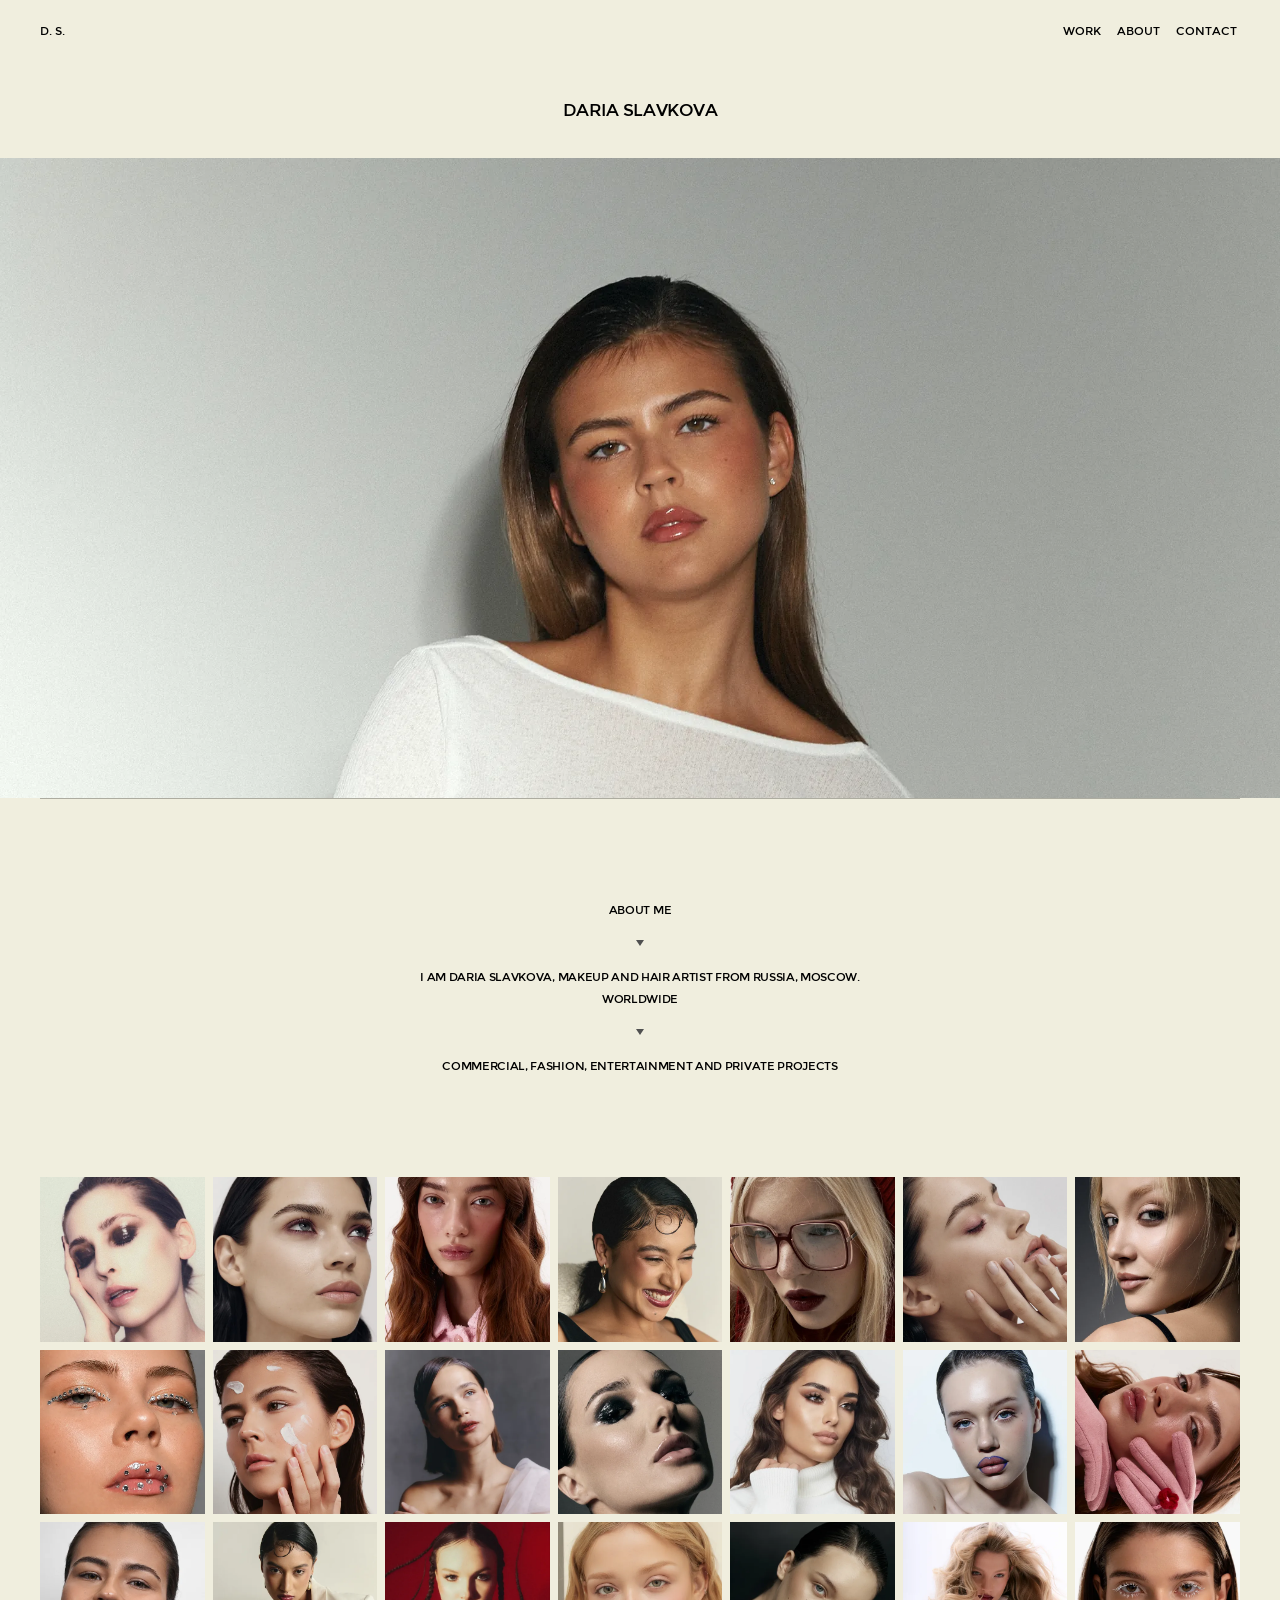
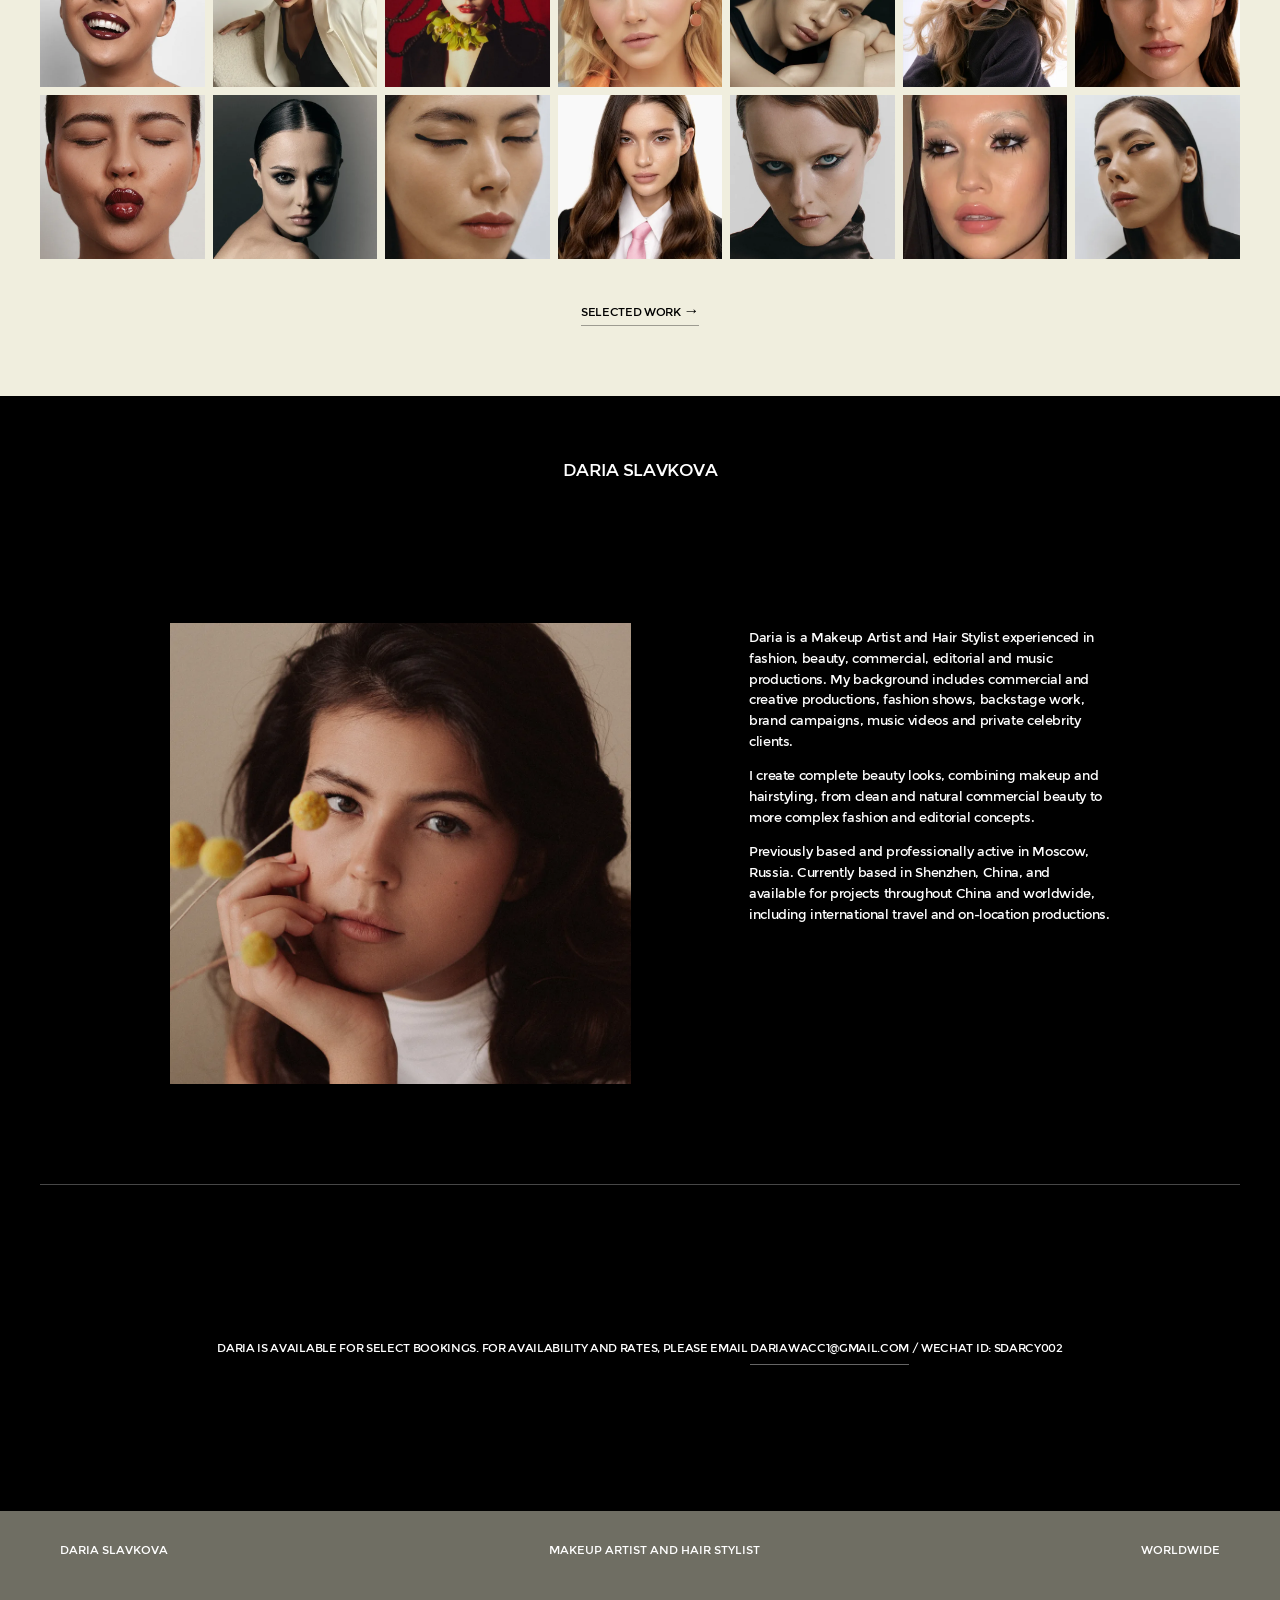
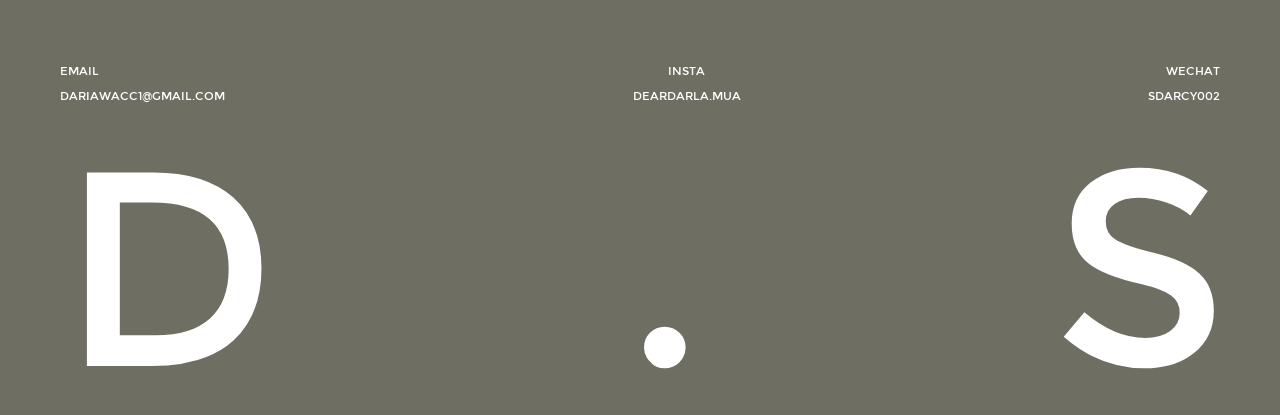
<file: index.html>
<!DOCTYPE html>
<html lang="en">
<head>
<meta charset="utf-8">
<meta name="viewport" content="width=device-width, initial-scale=1">
<title>Daria Slavkova — Makeup Artist & Hair Stylist</title>
<meta name="description" content="Daria Slavkova — makeup artist and hair stylist. Commercial, fashion, entertainment and private projects. Based in Shenzhen, China. Worldwide.">
<meta property="og:title" content="Daria Slavkova — Makeup Artist & Hair Stylist">
<meta property="og:description" content="Commercial, fashion, entertainment and private projects. Worldwide.">
<meta property="og:type" content="website">
<meta property="og:image" content="assets/img/portrait.webp">
<meta name="theme-color" content="#F0EEDE">
<link rel="icon" href="data:image/svg+xml,%3Csvg xmlns='http://www.w3.org/2000/svg' viewBox='0 0 32 32'%3E%3Crect width='32' height='32' fill='%23F0EEDE'/%3E%3Ctext x='16' y='22' font-family='Arial' font-size='15' text-anchor='middle' fill='%23000'%3ED.S%3C/text%3E%3C/svg%3E">
<link rel="preload" href="assets/fonts/nats.woff2" as="font" type="font/woff2" crossorigin>
<link rel="stylesheet" href="assets/css/style.css">
<script>if('scrollRestoration' in history)history.scrollRestoration='manual';</script>
</head>
<body>

<a class="skip" href="#work">Skip to work</a>

<header class="site-header" id="top">
  <div class="wrap header-inner">
    <a class="logo" href="#top">D. S.</a>
    <nav class="nav">
      <a href="work.html">Work</a>
      <a href="#about">About</a>
      <a href="#contact">Contact</a>
    </nav>
  </div>
</header>

<main>

  <section class="hero">
    <div class="wrap">
      <h1 class="name">Daria Slavkova</h1>
    </div>
    <figure class="hero-media reveal">
      <img src="assets/img/hero.webp" alt="Portrait of Daria Slavkova" width="2000" height="1111" fetchpriority="high" decoding="async">
    </figure>
  </section>

  <section class="intro" id="about-me">
    <div class="wrap">
      <hr class="rule">
      <div class="intro-body reveal">
        <p class="eyebrow">About me</p>
        <span class="arrow" aria-hidden="true"></span>
        <p class="lead">I am Daria Slavkova, makeup and hair artist from Russia, Moscow.<br>Worldwide</p>
        <span class="arrow" aria-hidden="true"></span>
        <p class="lead">Commercial, fashion, entertainment and private projects</p>
      </div>
    </div>
  </section>

  <section class="work" id="work">
    <div class="wrap">
      <h2 class="sr-only">Work</h2>
      <div class="grid" id="grid"></div>
      <p class="work-more"><a href="work.html">Selected work &#8594;</a></p>
    </div>
  </section>

  <section class="about" id="about">
    <div class="wrap">
      <h2 class="name name--light">Daria Slavkova</h2>
      <div class="about-body reveal">
        <figure class="about-photo">
          <img src="assets/img/portrait.webp" alt="Daria Slavkova" width="1000" height="1000" loading="lazy" decoding="async">
        </figure>
        <div class="about-text">
          <p>Daria is a Makeup Artist and Hair Stylist experienced in fashion, beauty, commercial, editorial and music productions. My background includes commercial and creative productions, fashion shows, backstage work, brand campaigns, music videos and private celebrity clients.</p>
          <p>I create complete beauty looks, combining makeup and hairstyling, from clean and natural commercial beauty to more complex fashion and editorial concepts.</p>
          <p>Previously based and professionally active in Moscow, Russia. Currently based in Shenzhen, China, and available for projects throughout China and worldwide, including international travel and on-location productions.</p>
        </div>
      </div>
    </div>
  </section>

  <section class="contact" id="contact">
    <div class="wrap">
      <hr class="rule rule--light">
      <p class="cta reveal">Daria is available for select bookings. For availability and rates, please email
        <a href="mailto:dariawacc1@gmail.com">dariawacc1@gmail.com</a> / WeChat ID: Sdarcy002</p>
    </div>
  </section>

</main>

<footer class="site-footer">
  <div class="wrap">
    <div class="foot-row foot-row--top">
      <span>Daria Slavkova</span>
      <span>Makeup artist and hair stylist</span>
      <span>Worldwide</span>
    </div>
    <div class="foot-row foot-row--links">
      <a href="mailto:dariawacc1@gmail.com">Email<br>dariawacc1@gmail.com</a>
      <a href="https://instagram.com/deardarla.mua" target="_blank" rel="noopener">Insta<br>deardarla.mua</a>
      <span>WeChat<br>Sdarcy002</span>
    </div>
    <div class="initials" aria-hidden="true"><span>D</span><span>.</span><span>S</span></div>
  </div>
</footer>

<div class="lightbox" id="lightbox" role="dialog" aria-modal="true" aria-label="Photo viewer" hidden>
  <button class="lb-btn lb-close" type="button" aria-label="Close">&times;</button>
  <button class="lb-btn lb-prev" type="button" aria-label="Previous">&#8249;</button>
  <button class="lb-btn lb-next" type="button" aria-label="Next">&#8250;</button>
  <img class="lb-img" id="lbImg" alt="">
  <p class="lb-count" id="lbCount"></p>
</div>

<script src="assets/js/main.js"></script>
</body>
</html>
</file>
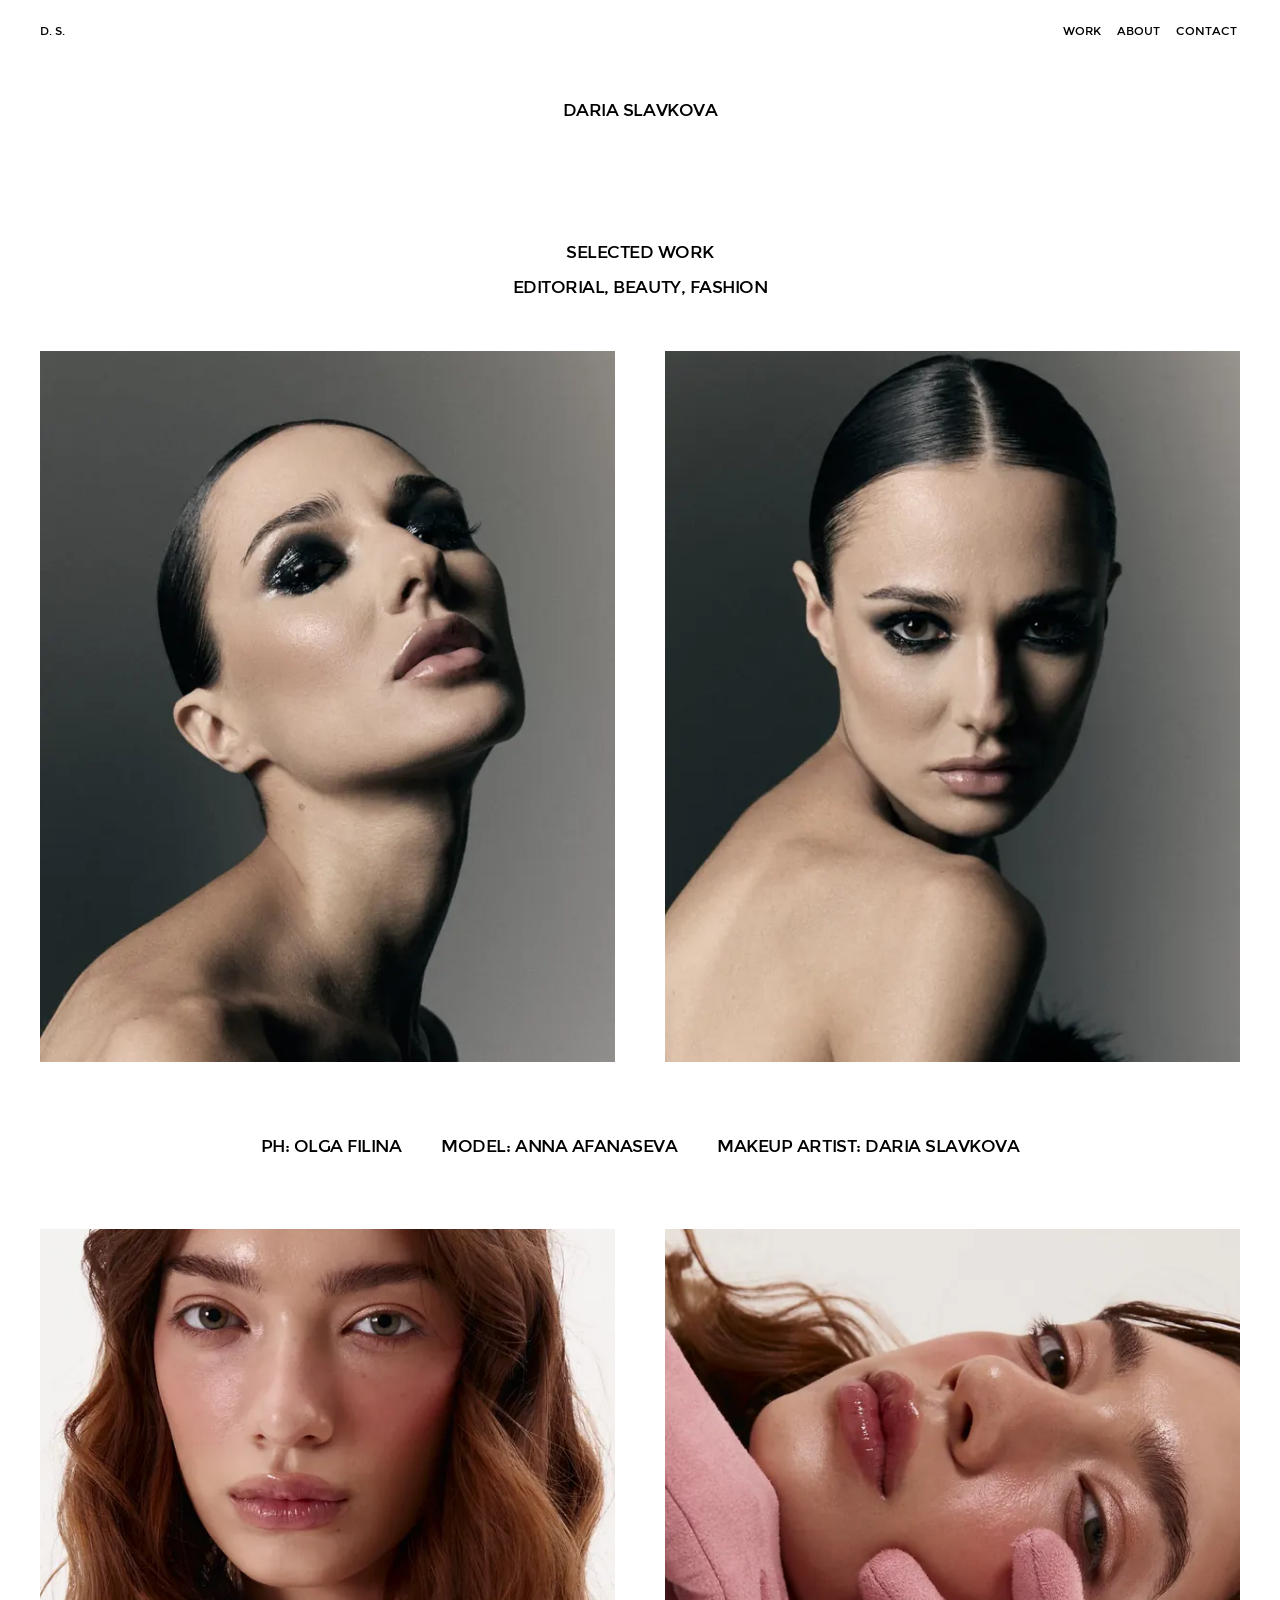
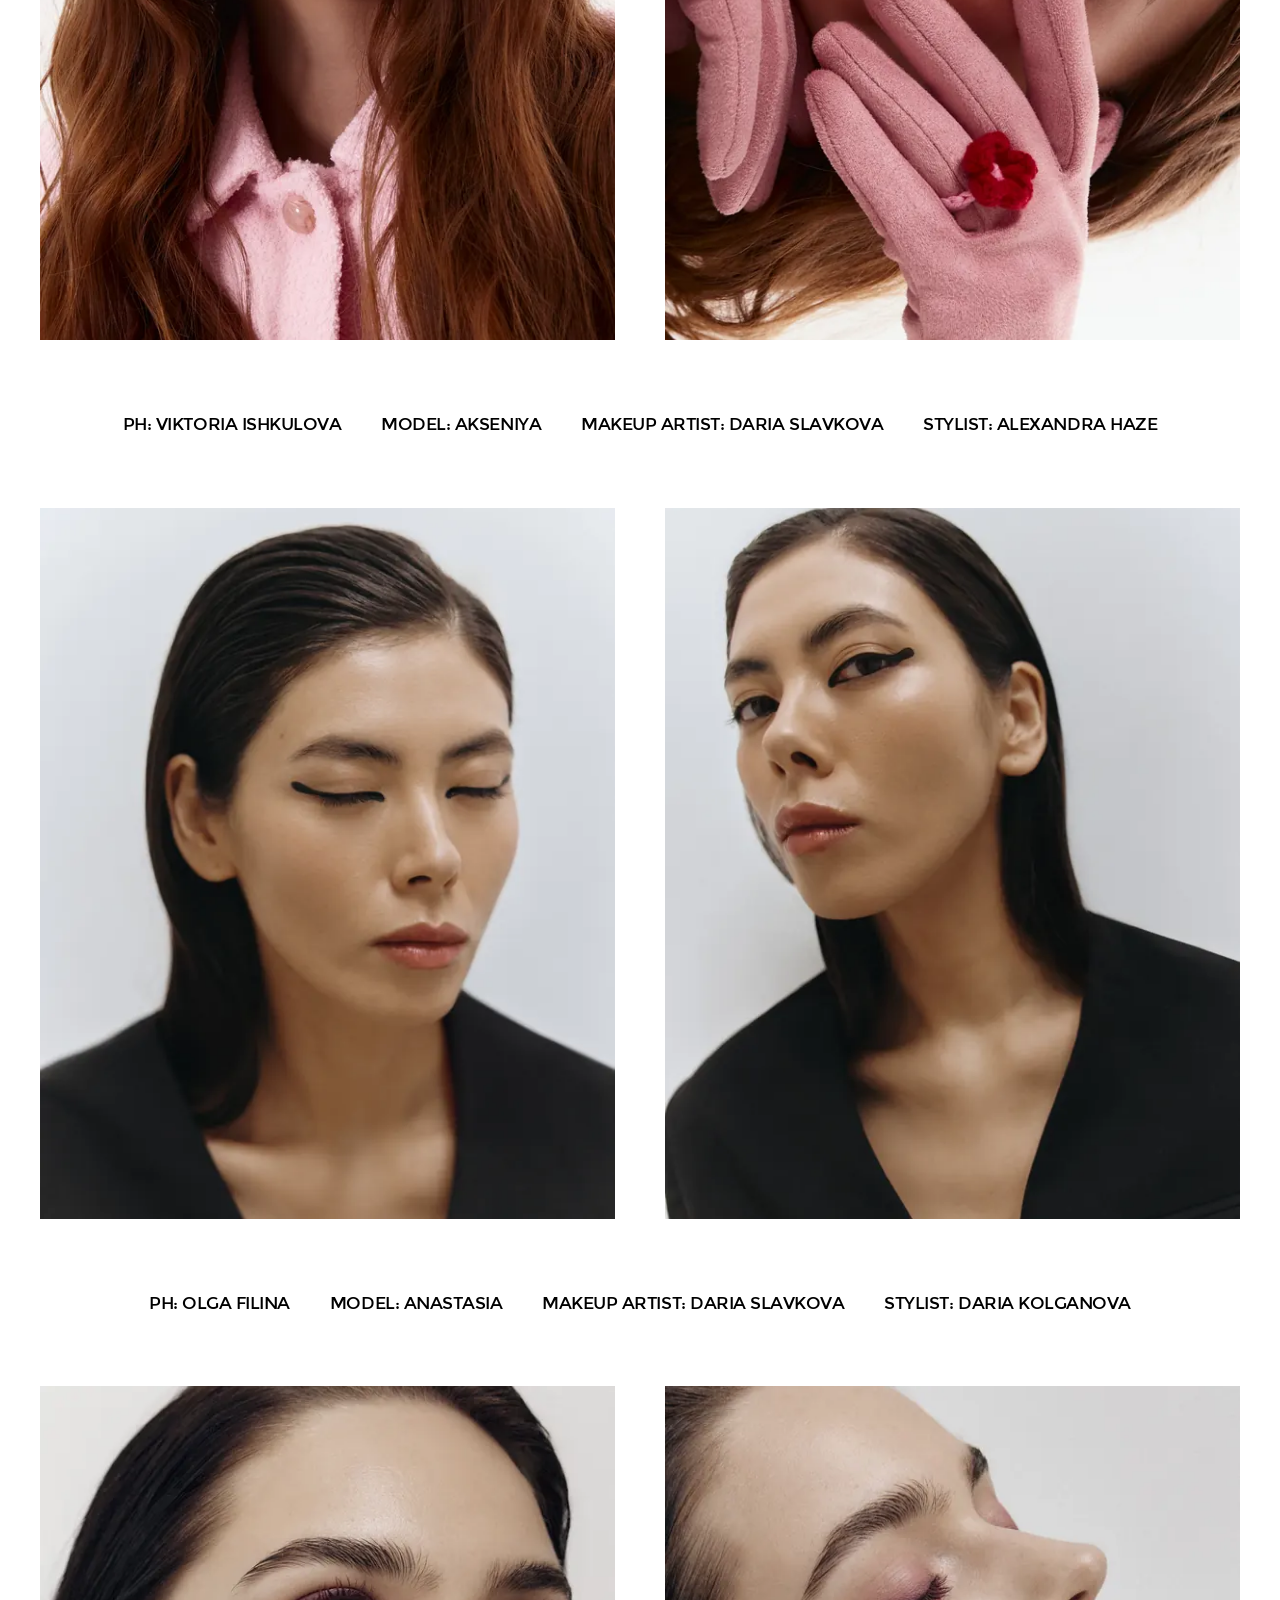
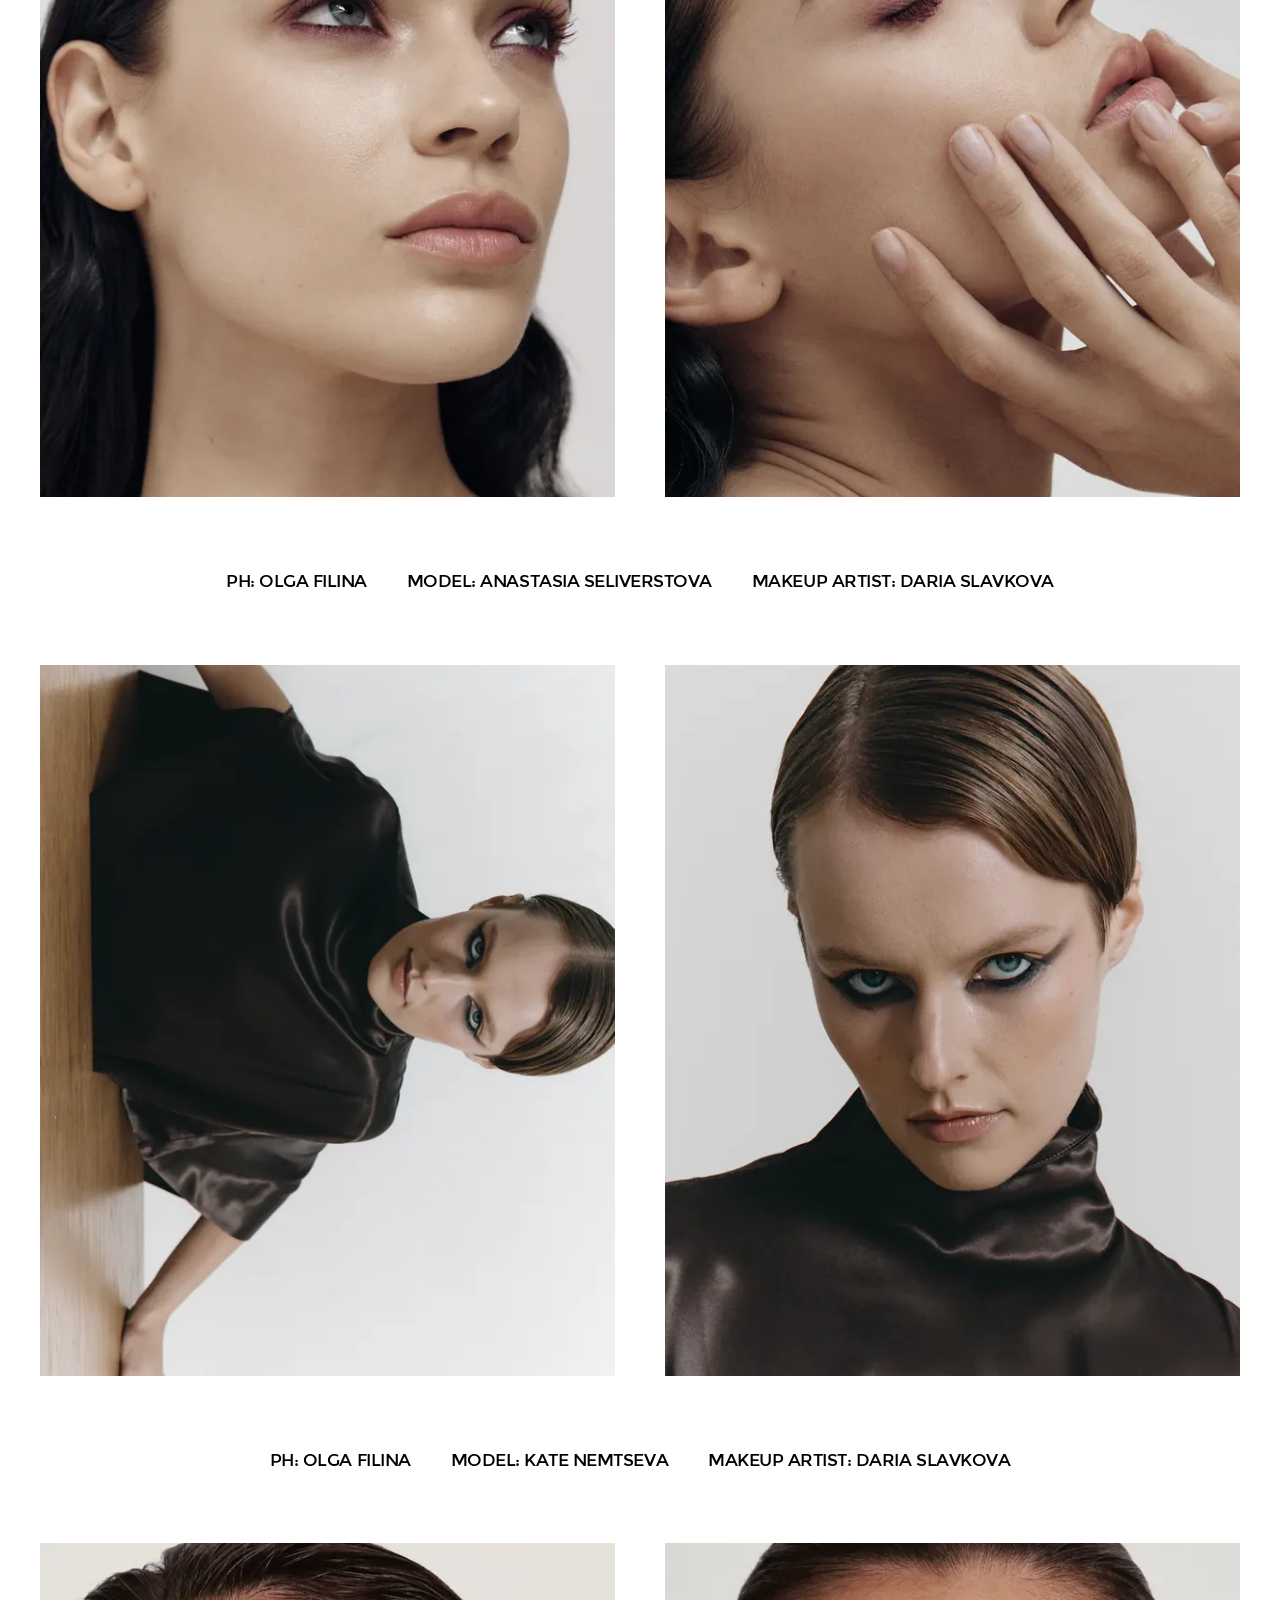
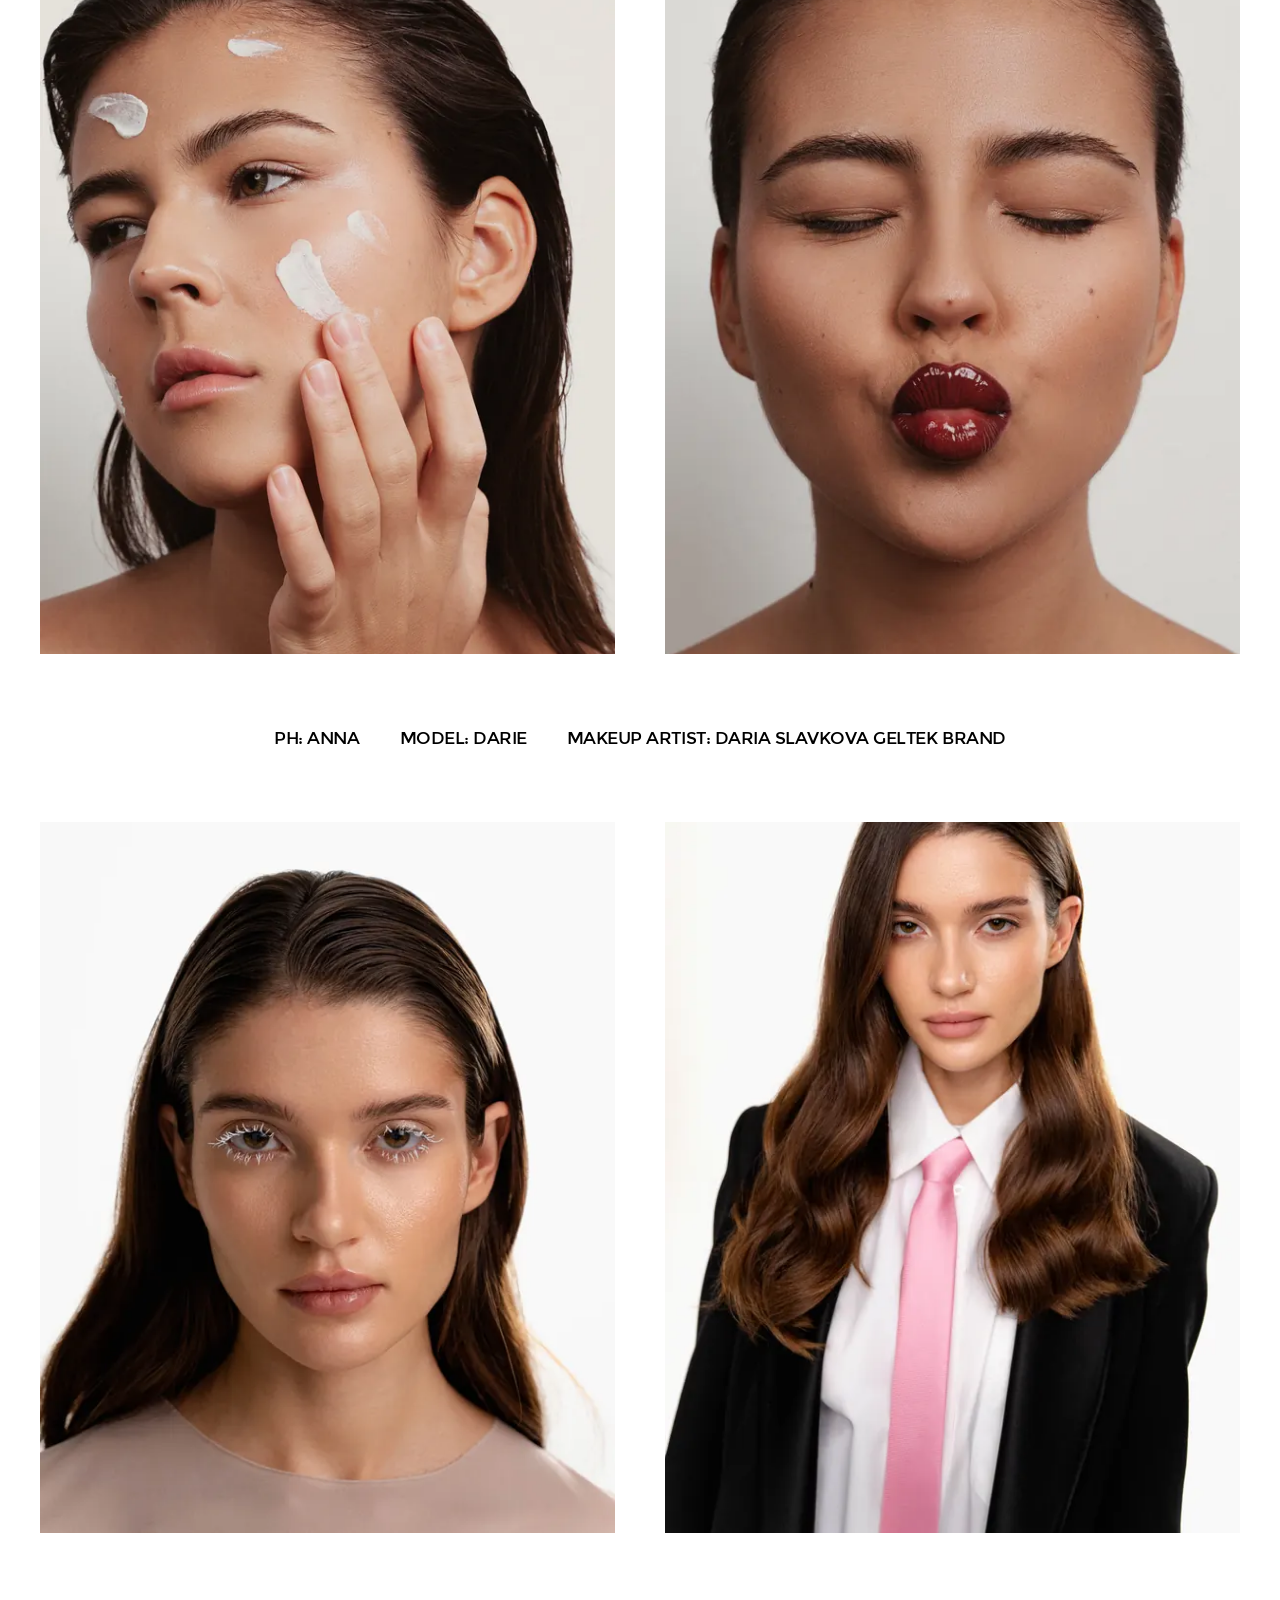
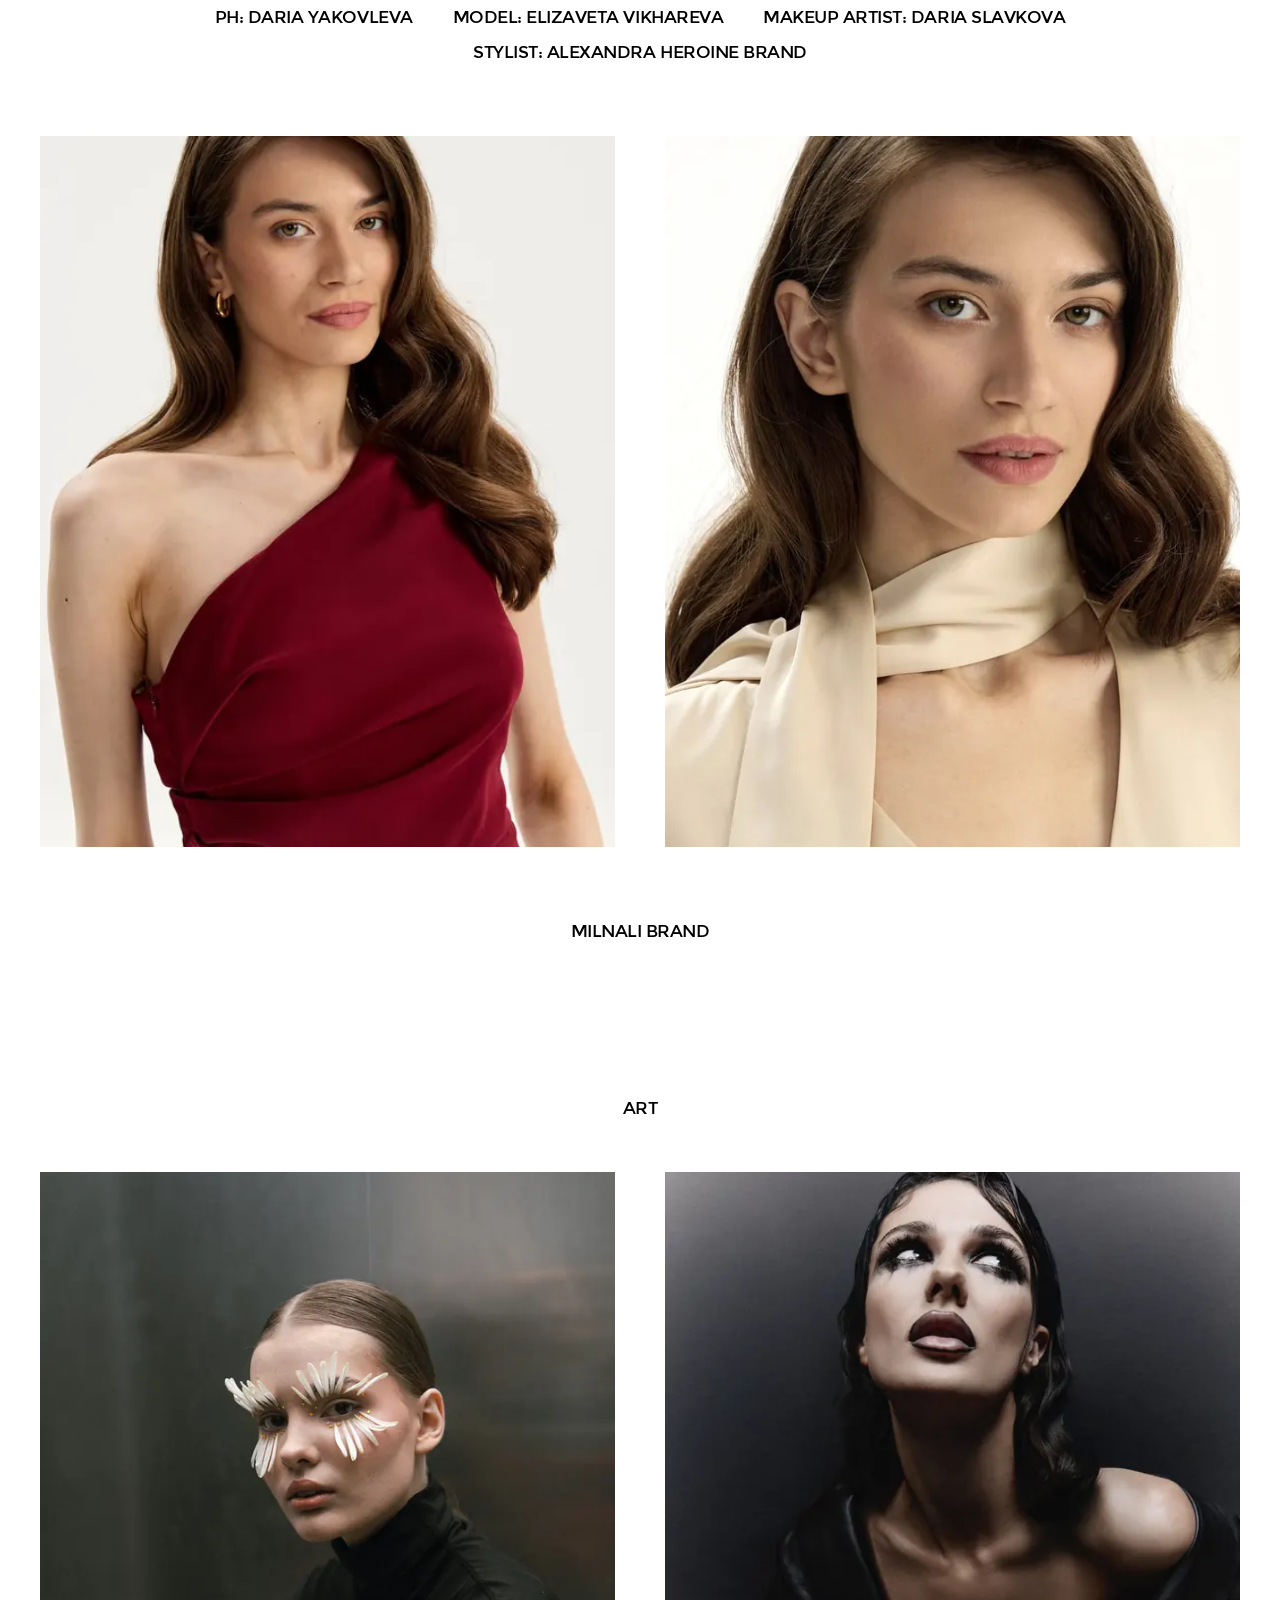
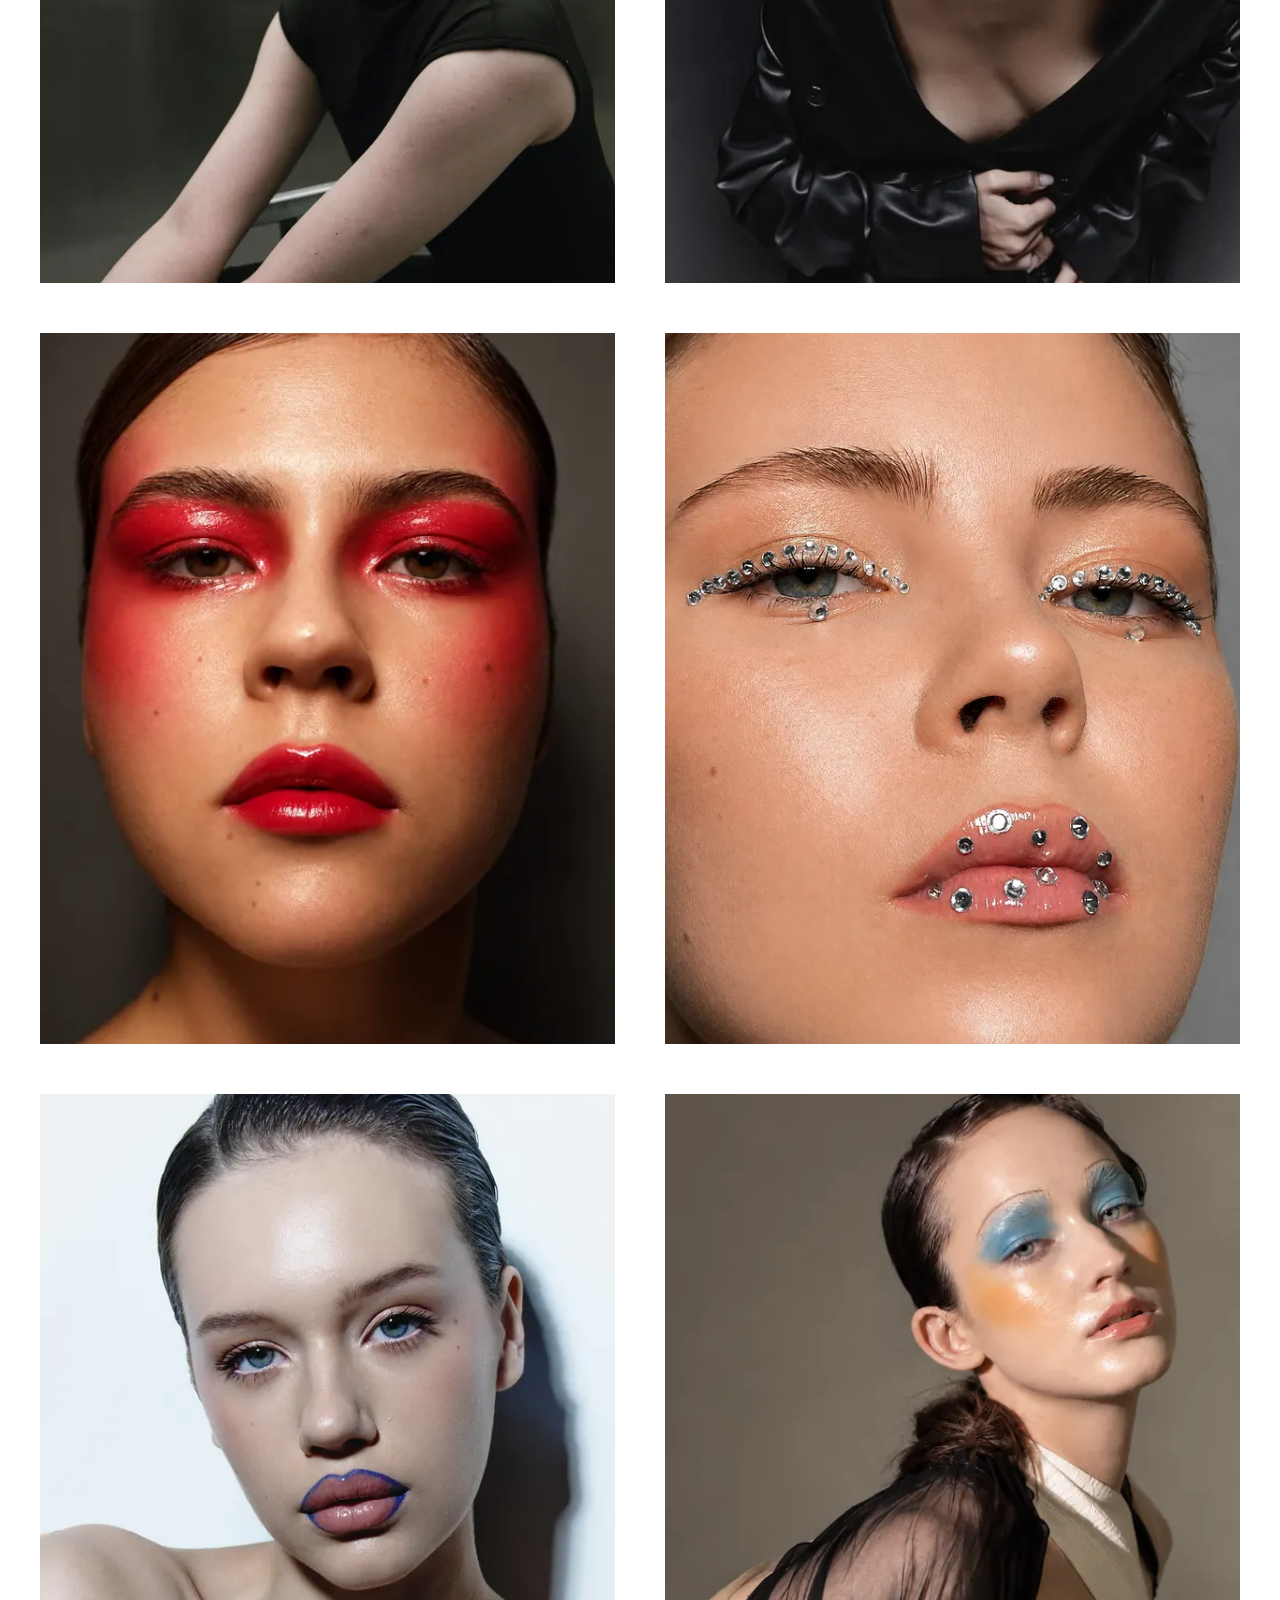
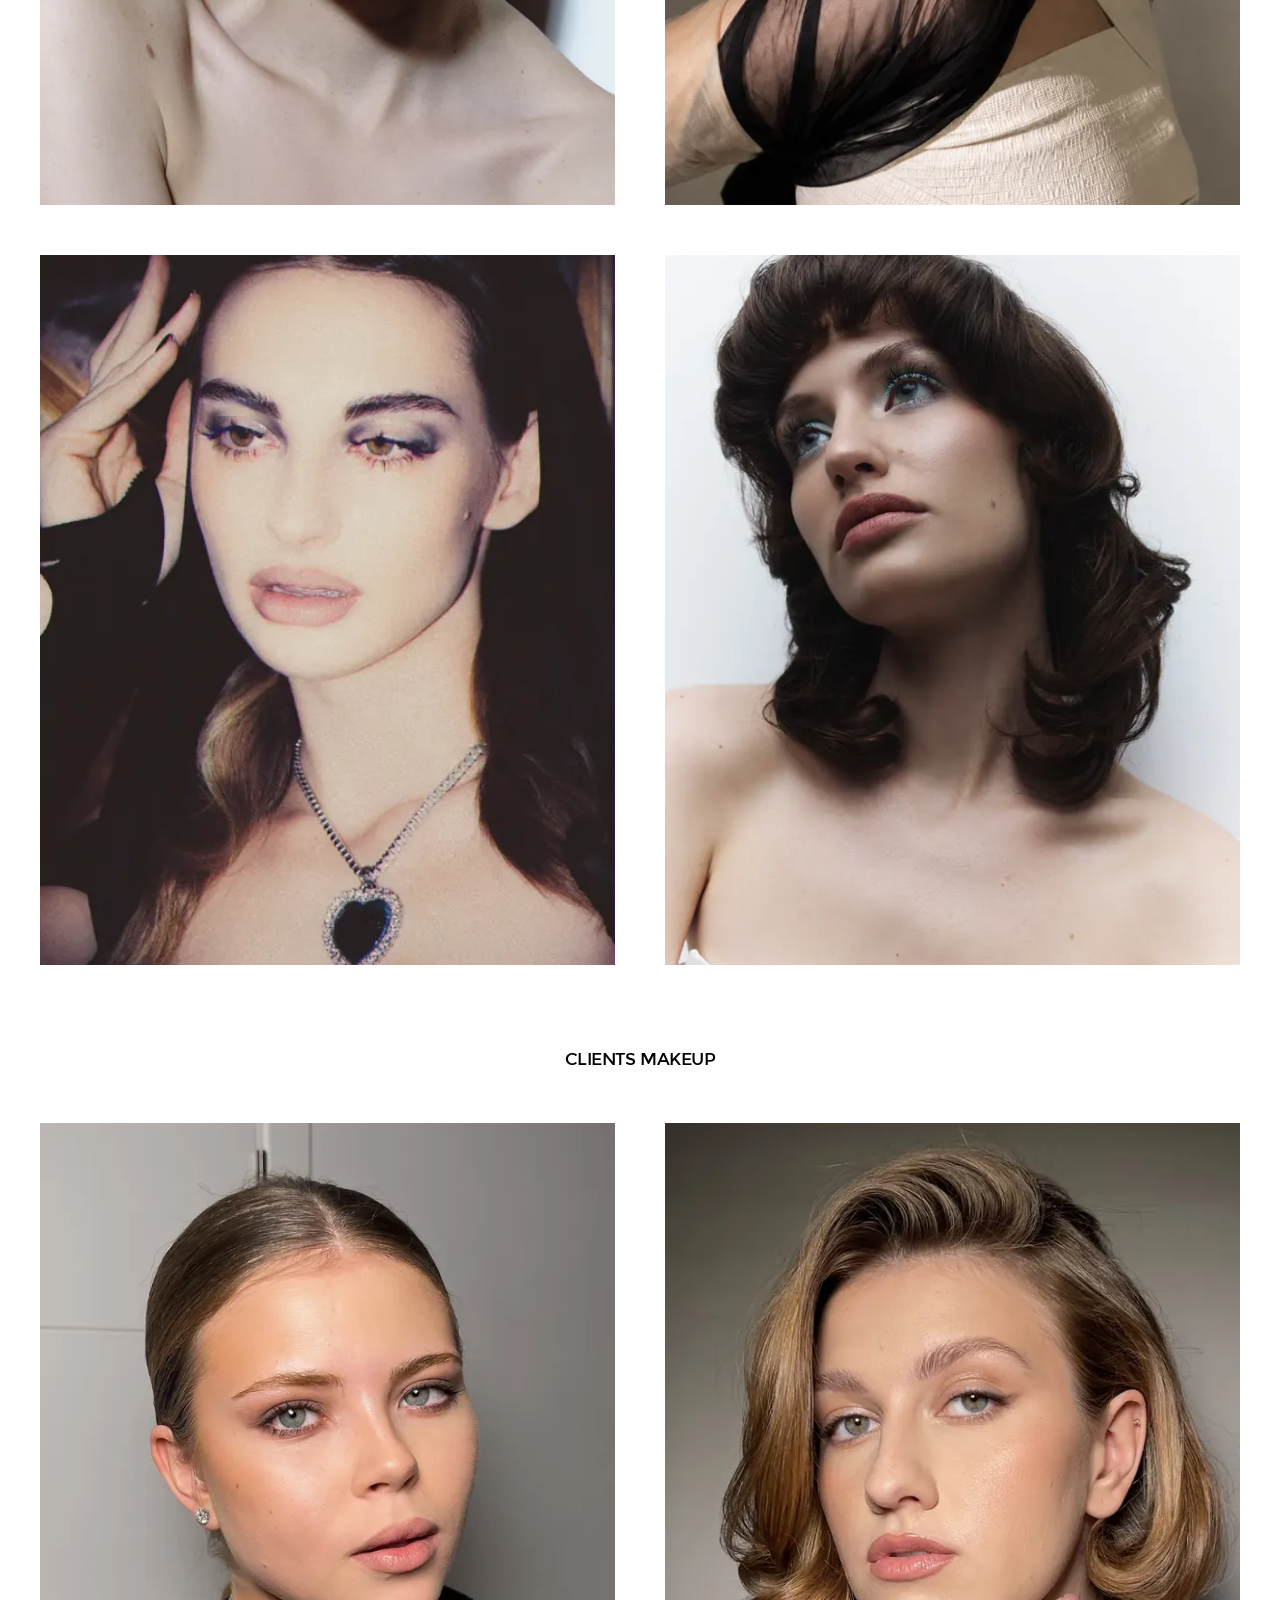
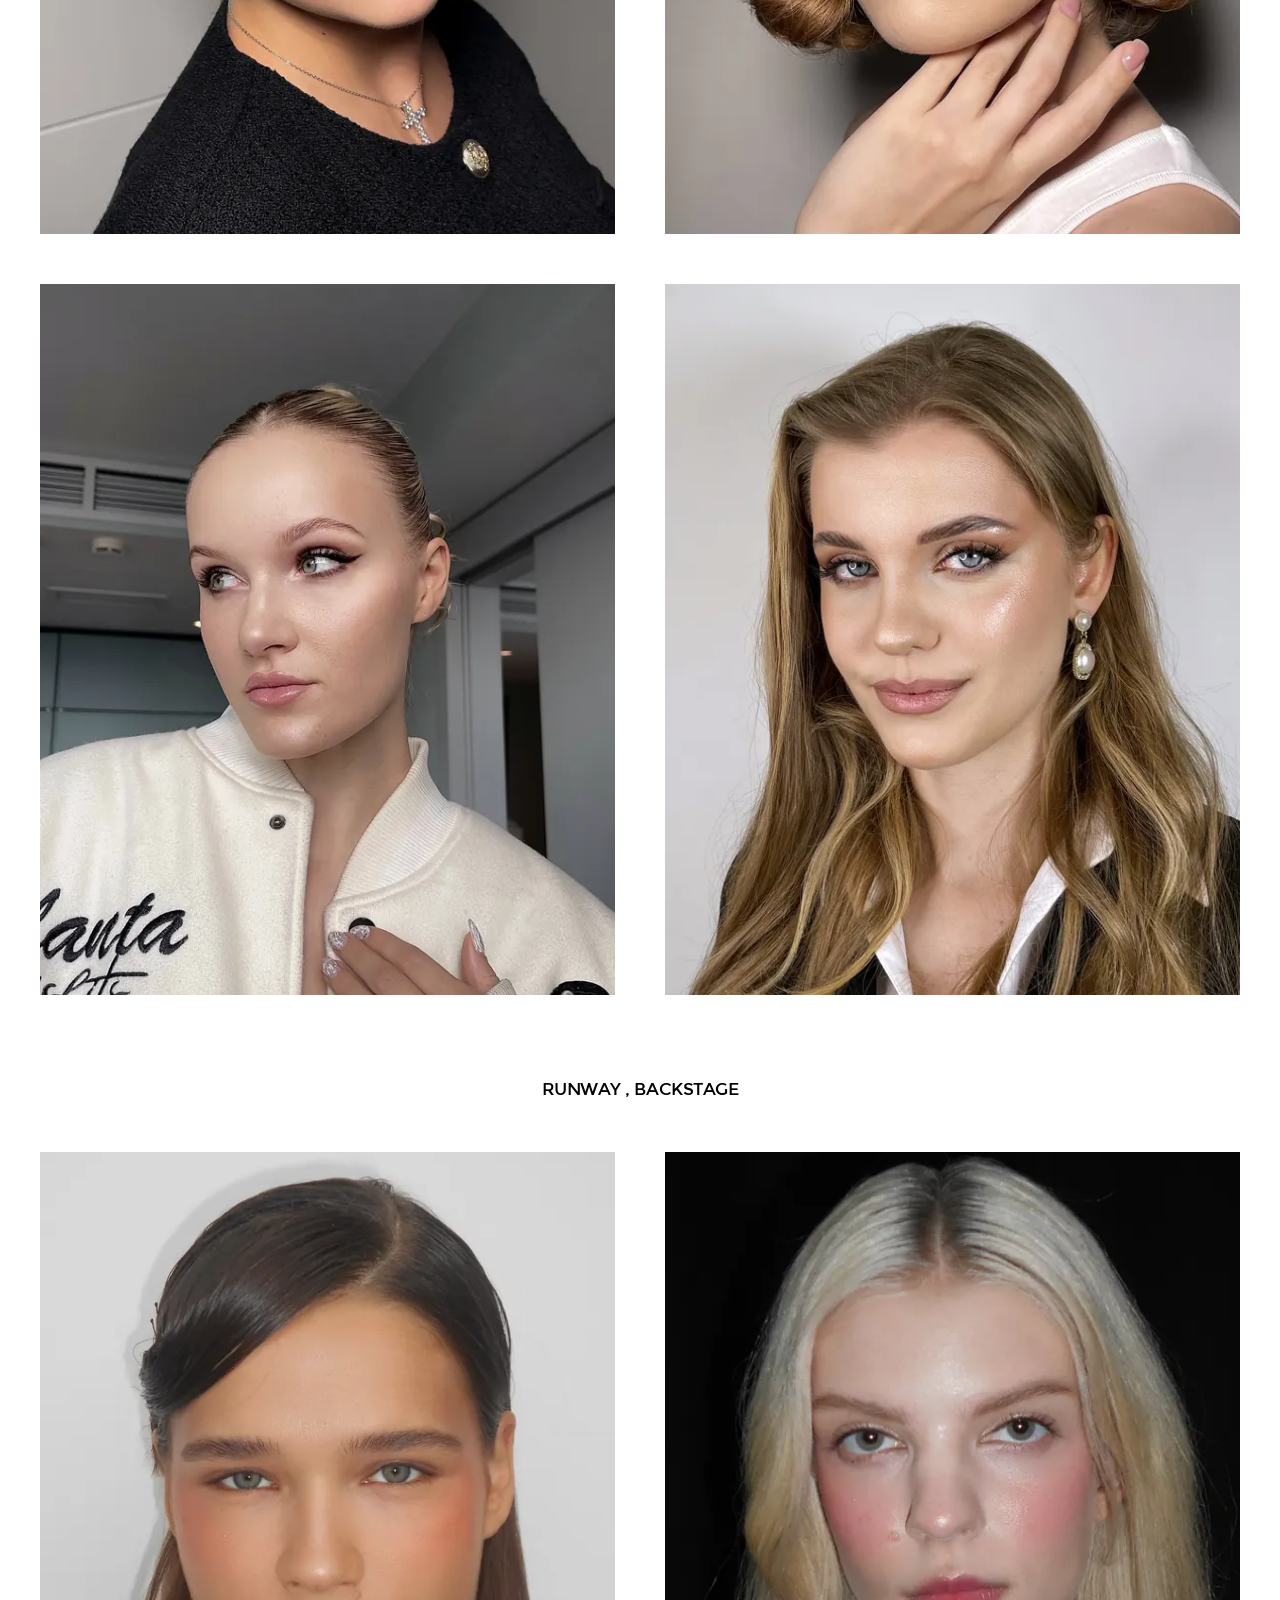
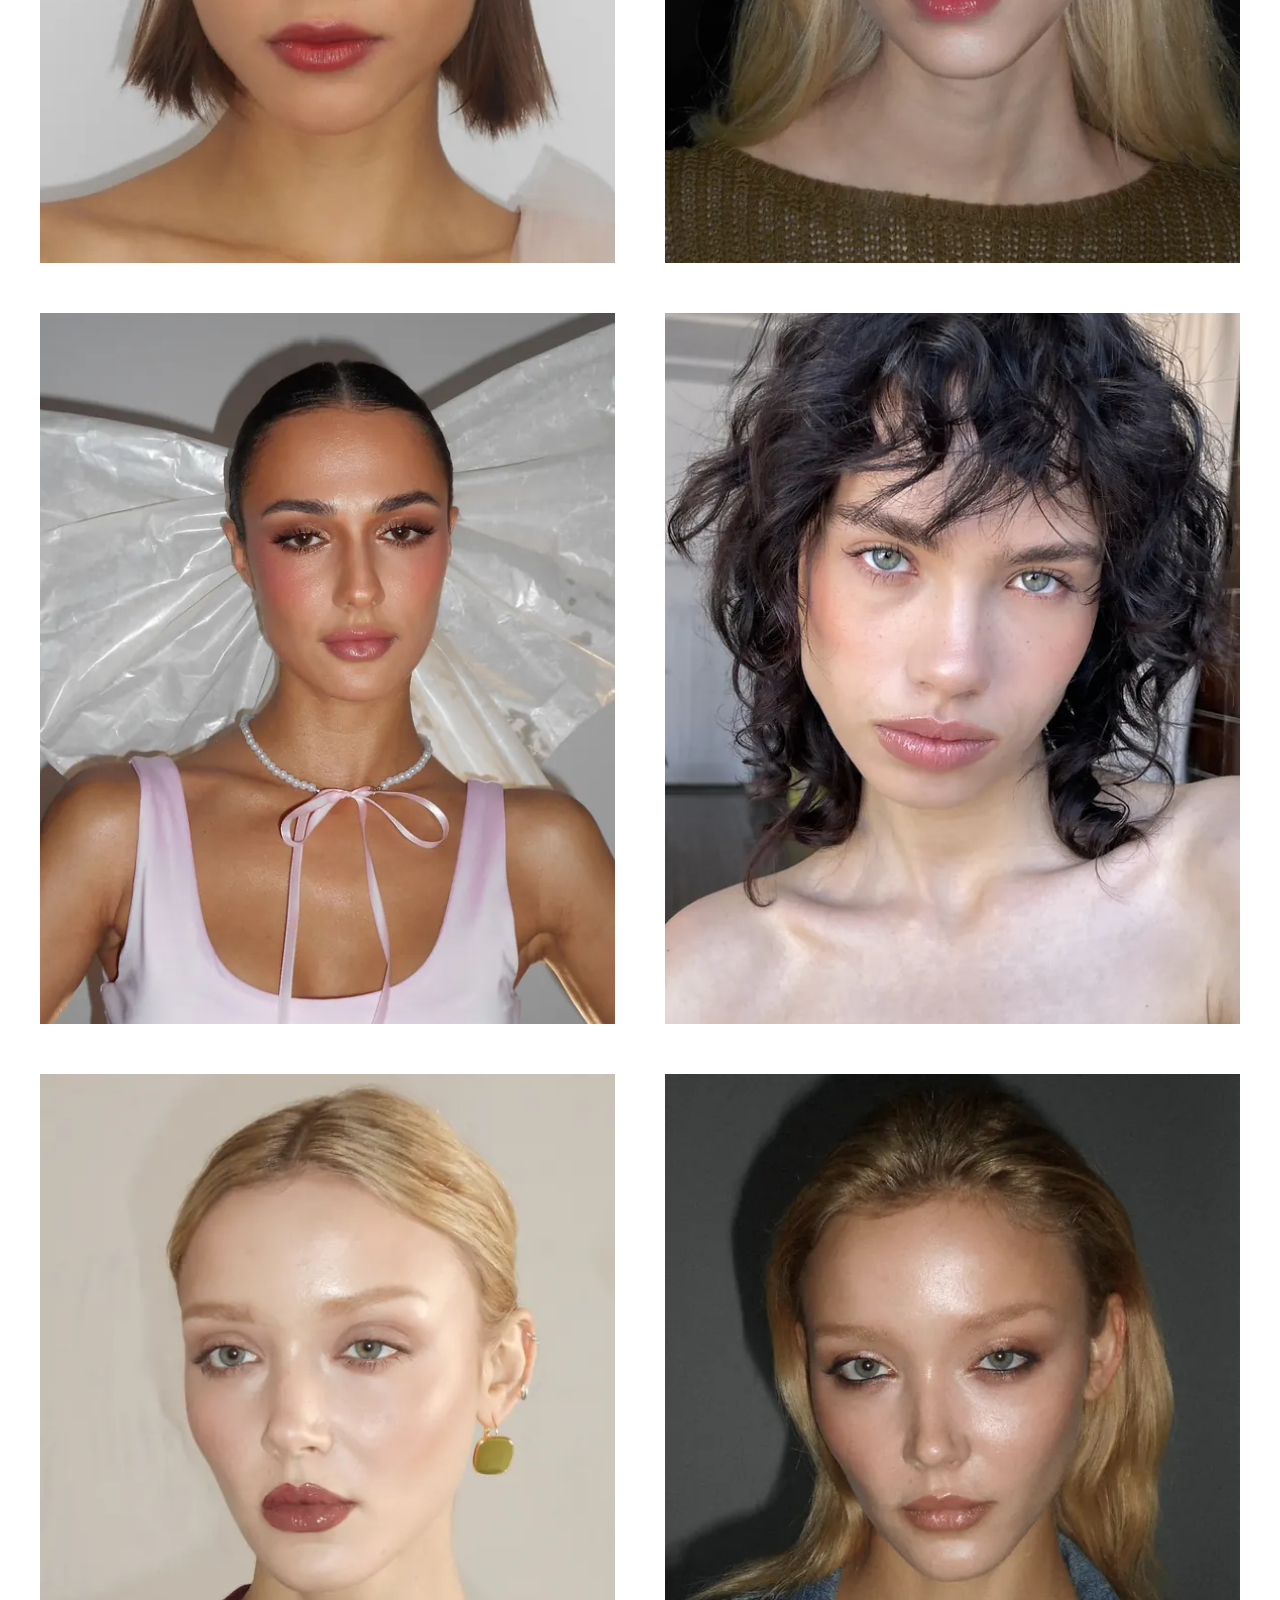
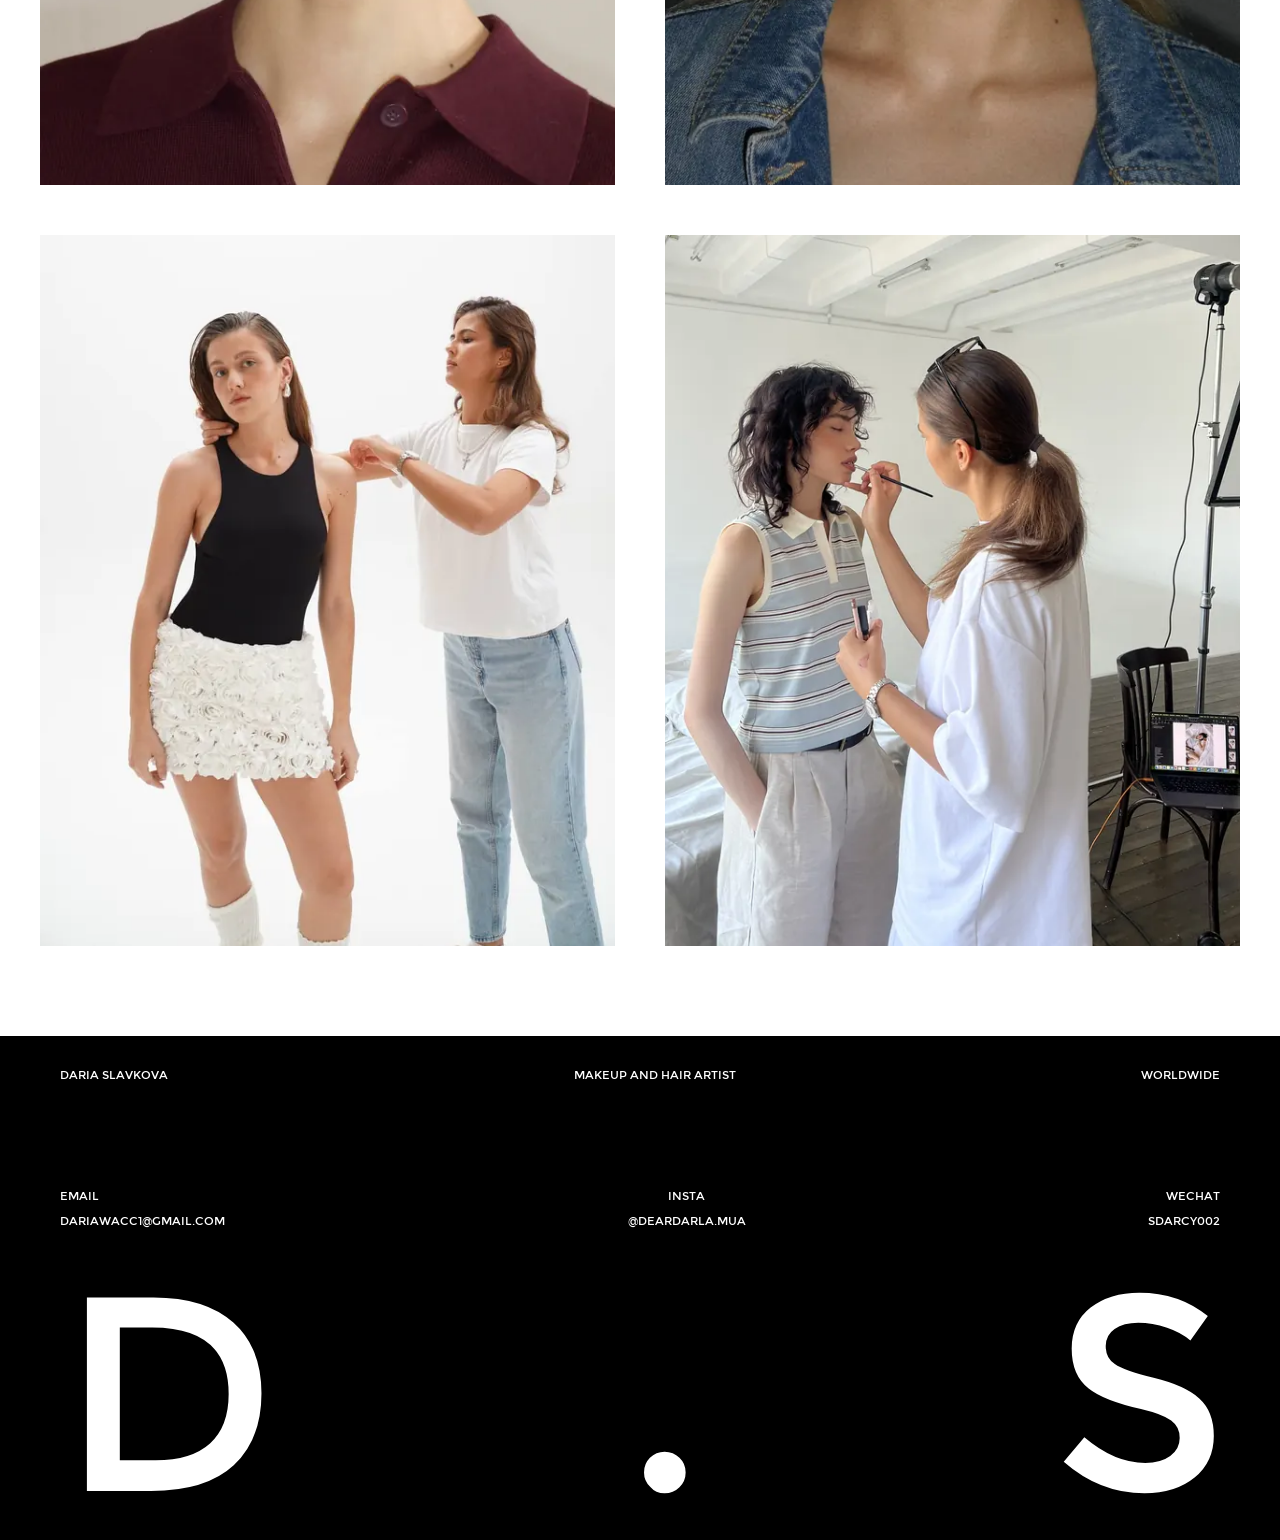
<file: work.html>
<!DOCTYPE html>
<html lang="en">
<head>
<meta charset="utf-8">
<meta name="viewport" content="width=device-width, initial-scale=1">
<title>Selected work — Daria Slavkova</title>
<meta name="description" content="Selected work of Daria Slavkova — editorial, beauty, fashion, clients makeup, runway and backstage.">
<meta property="og:title" content="Selected work — Daria Slavkova">
<meta property="og:image" content="assets/img/work/w01.webp">
<meta name="theme-color" content="#ffffff">
<link rel="icon" href="data:image/svg+xml,%3Csvg xmlns='http://www.w3.org/2000/svg' viewBox='0 0 32 32'%3E%3Crect width='32' height='32' fill='%23F0EEDE'/%3E%3Ctext x='16' y='22' font-family='Arial' font-size='15' text-anchor='middle' fill='%23000'%3ED.S%3C/text%3E%3C/svg%3E">
<link rel="preload" href="assets/fonts/nats.woff2" as="font" type="font/woff2" crossorigin>
<link rel="stylesheet" href="assets/css/style.css">
<script>if('scrollRestoration' in history)history.scrollRestoration='manual';</script>
</head>
<body class="work-page">

<header class="site-header" id="top">
  <div class="wrap header-inner">
    <a class="logo" href="index.html">D. S.</a>
    <nav class="nav">
      <a href="work.html" aria-current="page">Work</a>
      <a href="index.html#about">About</a>
      <a href="index.html#contact">Contact</a>
    </nav>
  </div>
</header>

<main class="w-main">
  <div class="wrap">
    <h1 class="name">Daria Slavkova</h1>
    <div class="w-section"><h2>Selected work</h2><p class="sub">editorial, beauty, fashion</p></div>
    <div class="w-pair">
      <button type="button" data-full="assets/img/work/w01.webp" aria-label="Open photo 1"><img src="assets/img/work/w01-s.webp" alt="Work by Daria Slavkova, photo 1" decoding="async"></button>
      <button type="button" data-full="assets/img/work/w02.webp" aria-label="Open photo 2"><img src="assets/img/work/w02-s.webp" alt="Work by Daria Slavkova, photo 2" decoding="async"></button>
    </div>
    <p class="w-credit"><span>Ph: Olga filina</span><span>model: anna afanaseva</span><span>makeup artist: daria slavkova</span></p>
    <div class="w-pair">
      <button type="button" data-full="assets/img/work/w03.webp" aria-label="Open photo 3"><img src="assets/img/work/w03-s.webp" alt="Work by Daria Slavkova, photo 3" loading="lazy" decoding="async"></button>
      <button type="button" data-full="assets/img/work/w04.webp" aria-label="Open photo 4"><img src="assets/img/work/w04-s.webp" alt="Work by Daria Slavkova, photo 4" loading="lazy" decoding="async"></button>
    </div>
    <p class="w-credit"><span>Ph: viktoria ishkulova</span><span>model: akseniya</span><span>makeup artist: daria slavkova</span><span>stylist: Alexandra haze</span></p>
    <div class="w-pair">
      <button type="button" data-full="assets/img/work/w05.webp" aria-label="Open photo 5"><img src="assets/img/work/w05-s.webp" alt="Work by Daria Slavkova, photo 5" loading="lazy" decoding="async"></button>
      <button type="button" data-full="assets/img/work/w06.webp" aria-label="Open photo 6"><img src="assets/img/work/w06-s.webp" alt="Work by Daria Slavkova, photo 6" loading="lazy" decoding="async"></button>
    </div>
    <p class="w-credit"><span>Ph: olga filina</span><span>model: anastasia</span><span>makeup artist: daria slavkova</span><span>stylist: daria kolganova</span></p>
    <div class="w-pair">
      <button type="button" data-full="assets/img/work/w07.webp" aria-label="Open photo 7"><img src="assets/img/work/w07-s.webp" alt="Work by Daria Slavkova, photo 7" loading="lazy" decoding="async"></button>
      <button type="button" data-full="assets/img/work/w08.webp" aria-label="Open photo 8"><img src="assets/img/work/w08-s.webp" alt="Work by Daria Slavkova, photo 8" loading="lazy" decoding="async"></button>
    </div>
    <p class="w-credit"><span>Ph: olga filina</span><span>model: anastasia Seliverstova</span><span>makeup artist: daria slavkova</span></p>
    <div class="w-pair">
      <button type="button" data-full="assets/img/work/w09.webp" aria-label="Open photo 9"><img src="assets/img/work/w09-s.webp" alt="Work by Daria Slavkova, photo 9" loading="lazy" decoding="async"></button>
      <button type="button" data-full="assets/img/work/w10.webp" aria-label="Open photo 10"><img src="assets/img/work/w10-s.webp" alt="Work by Daria Slavkova, photo 10" loading="lazy" decoding="async"></button>
    </div>
    <p class="w-credit"><span>Ph: olga filina</span><span>model: kate nemtseva</span><span>makeup artist: daria slavkova</span></p>
    <div class="w-pair">
      <button type="button" data-full="assets/img/work/w11.webp" aria-label="Open photo 11"><img src="assets/img/work/w11-s.webp" alt="Work by Daria Slavkova, photo 11" loading="lazy" decoding="async"></button>
      <button type="button" data-full="assets/img/work/w12.webp" aria-label="Open photo 12"><img src="assets/img/work/w12-s.webp" alt="Work by Daria Slavkova, photo 12" loading="lazy" decoding="async"></button>
    </div>
    <p class="w-credit"><span>Ph: anna</span><span>model: darie</span><span>makeup artist: daria slavkova  geltek brand</span></p>
    <div class="w-pair">
      <button type="button" data-full="assets/img/work/w13.webp" aria-label="Open photo 13"><img src="assets/img/work/w13-s.webp" alt="Work by Daria Slavkova, photo 13" loading="lazy" decoding="async"></button>
      <button type="button" data-full="assets/img/work/w14.webp" aria-label="Open photo 14"><img src="assets/img/work/w14-s.webp" alt="Work by Daria Slavkova, photo 14" loading="lazy" decoding="async"></button>
    </div>
    <p class="w-credit"><span>Ph: daria yakovleva</span><span>model: elizaveta vikhareva</span><span>makeup artist: daria slavkova</span><span>Stylist: alexandra heroine brand</span></p>
    <div class="w-pair">
      <button type="button" data-full="assets/img/work/w15.webp" aria-label="Open photo 15"><img src="assets/img/work/w15-s.webp" alt="Work by Daria Slavkova, photo 15" loading="lazy" decoding="async"></button>
      <button type="button" data-full="assets/img/work/w16.webp" aria-label="Open photo 16"><img src="assets/img/work/w16-s.webp" alt="Work by Daria Slavkova, photo 16" loading="lazy" decoding="async"></button>
    </div>
    <p class="w-credit"><span>milnali brand</span></p>
    <div class="w-section"><h2>art</h2></div>
    <div class="w-pair">
      <button type="button" data-full="assets/img/work/w17.webp" aria-label="Open photo 17"><img src="assets/img/work/w17-s.webp" alt="Work by Daria Slavkova, photo 17" loading="lazy" decoding="async"></button>
      <button type="button" data-full="assets/img/work/w18.webp" aria-label="Open photo 18"><img src="assets/img/work/w18-s.webp" alt="Work by Daria Slavkova, photo 18" loading="lazy" decoding="async"></button>
    </div>
    <div class="w-pair">
      <button type="button" data-full="assets/img/work/w19.webp" aria-label="Open photo 19"><img src="assets/img/work/w19-s.webp" alt="Work by Daria Slavkova, photo 19" loading="lazy" decoding="async"></button>
      <button type="button" data-full="assets/img/work/w20.webp" aria-label="Open photo 20"><img src="assets/img/work/w20-s.webp" alt="Work by Daria Slavkova, photo 20" loading="lazy" decoding="async"></button>
    </div>
    <div class="w-pair">
      <button type="button" data-full="assets/img/work/w21.webp" aria-label="Open photo 21"><img src="assets/img/work/w21-s.webp" alt="Work by Daria Slavkova, photo 21" loading="lazy" decoding="async"></button>
      <button type="button" data-full="assets/img/work/w22.webp" aria-label="Open photo 22"><img src="assets/img/work/w22-s.webp" alt="Work by Daria Slavkova, photo 22" loading="lazy" decoding="async"></button>
    </div>
    <div class="w-pair">
      <button type="button" data-full="assets/img/work/w23.webp" aria-label="Open photo 23"><img src="assets/img/work/w23-s.webp" alt="Work by Daria Slavkova, photo 23" loading="lazy" decoding="async"></button>
      <button type="button" data-full="assets/img/work/w24.webp" aria-label="Open photo 24"><img src="assets/img/work/w24-s.webp" alt="Work by Daria Slavkova, photo 24" loading="lazy" decoding="async"></button>
    </div>
    <div class="w-section"><h2>Clients makeup</h2></div>
    <div class="w-pair">
      <button type="button" data-full="assets/img/work/w25.webp" aria-label="Open photo 25"><img src="assets/img/work/w25-s.webp" alt="Work by Daria Slavkova, photo 25" loading="lazy" decoding="async"></button>
      <button type="button" data-full="assets/img/work/w26.webp" aria-label="Open photo 26"><img src="assets/img/work/w26-s.webp" alt="Work by Daria Slavkova, photo 26" loading="lazy" decoding="async"></button>
    </div>
    <div class="w-pair">
      <button type="button" data-full="assets/img/work/w27.webp" aria-label="Open photo 27"><img src="assets/img/work/w27-s.webp" alt="Work by Daria Slavkova, photo 27" loading="lazy" decoding="async"></button>
      <button type="button" data-full="assets/img/work/w28.webp" aria-label="Open photo 28"><img src="assets/img/work/w28-s.webp" alt="Work by Daria Slavkova, photo 28" loading="lazy" decoding="async"></button>
    </div>
    <div class="w-section"><h2>Runway , backstage</h2></div>
    <div class="w-pair">
      <button type="button" data-full="assets/img/work/w29.webp" aria-label="Open photo 29"><img src="assets/img/work/w29-s.webp" alt="Work by Daria Slavkova, photo 29" loading="lazy" decoding="async"></button>
      <button type="button" data-full="assets/img/work/w30.webp" aria-label="Open photo 30"><img src="assets/img/work/w30-s.webp" alt="Work by Daria Slavkova, photo 30" loading="lazy" decoding="async"></button>
    </div>
    <div class="w-pair">
      <button type="button" data-full="assets/img/work/w31.webp" aria-label="Open photo 31"><img src="assets/img/work/w31-s.webp" alt="Work by Daria Slavkova, photo 31" loading="lazy" decoding="async"></button>
      <button type="button" data-full="assets/img/work/w32.webp" aria-label="Open photo 32"><img src="assets/img/work/w32-s.webp" alt="Work by Daria Slavkova, photo 32" loading="lazy" decoding="async"></button>
    </div>
    <div class="w-pair">
      <button type="button" data-full="assets/img/work/w33.webp" aria-label="Open photo 33"><img src="assets/img/work/w33-s.webp" alt="Work by Daria Slavkova, photo 33" loading="lazy" decoding="async"></button>
      <button type="button" data-full="assets/img/work/w34.webp" aria-label="Open photo 34"><img src="assets/img/work/w34-s.webp" alt="Work by Daria Slavkova, photo 34" loading="lazy" decoding="async"></button>
    </div>
    <div class="w-pair">
      <button type="button" data-full="assets/img/work/w35.webp" aria-label="Open photo 35"><img src="assets/img/work/w35-s.webp" alt="Work by Daria Slavkova, photo 35" loading="lazy" decoding="async"></button>
      <button type="button" data-full="assets/img/work/w36.webp" aria-label="Open photo 36"><img src="assets/img/work/w36-s.webp" alt="Work by Daria Slavkova, photo 36" loading="lazy" decoding="async"></button>
    </div>
  </div>
</main>

<footer class="site-footer site-footer--dark">
  <div class="wrap">
    <div class="foot-row foot-row--top">
      <span>Daria Slavkova</span>
      <span>Makeup and hair artist</span>
      <span>Worldwide</span>
    </div>
    <div class="foot-row foot-row--links">
      <a href="mailto:dariawacc1@gmail.com">Email<br>dariawacc1@gmail.com</a>
      <a href="https://instagram.com/deardarla.mua" target="_blank" rel="noopener">Insta<br>@deardarla.mua</a>
      <span>WeChat<br>Sdarcy002</span>
    </div>
    <div class="initials" aria-hidden="true"><span>D</span><span>.</span><span>S</span></div>
  </div>
</footer>

<div class="lightbox" id="lightbox" role="dialog" aria-modal="true" aria-label="Photo viewer" hidden>
  <button class="lb-btn lb-close" type="button" aria-label="Close">&times;</button>
  <button class="lb-btn lb-prev" type="button" aria-label="Previous">&#8249;</button>
  <button class="lb-btn lb-next" type="button" aria-label="Next">&#8250;</button>
  <img class="lb-img" id="lbImg" alt="">
  <p class="lb-count" id="lbCount"></p>
</div>

<script src="assets/js/main.js"></script>
</body>
</html>
</file>
<file: assets/css/style.css>
@font-face{
  font-family:"NATS";
  src:url("../fonts/nats.woff2") format("woff2");
  font-weight:400;font-style:normal;font-display:swap;
}

:root{
  --cream:#F0EEDE;
  --ink:#000;
  --khaki:#6F6E63;
  --arrow:#505050;
  --wrap:1240px;
  --gap:8px;
}

*,*::before,*::after{box-sizing:border-box}
html{scroll-behavior:smooth}
body{
  margin:0;
  background:var(--cream);
  color:var(--ink);
  font-family:"NATS",Arial,Helvetica,sans-serif;
  font-size:16px;
  line-height:1.15;
  -webkit-font-smoothing:antialiased;
}
img{display:block;max-width:100%;height:auto}
a{color:inherit;text-decoration:none}
h1,h2,p{margin:0}

.wrap{width:100%;max-width:var(--wrap);margin:0 auto;padding:0 20px}
.sr-only{position:absolute;width:1px;height:1px;overflow:hidden;clip:rect(0 0 0 0);white-space:nowrap}
.skip{position:absolute;left:-9999px;top:0;background:#000;color:#fff;padding:10px 16px;z-index:100}
.skip:focus{left:0}

/* ---------- header ---------- */
.site-header{
  position:sticky;top:0;z-index:40;
  background:rgba(240,238,222,.92);
  backdrop-filter:blur(8px);
  transition:background .3s ease,color .3s ease;
}
.header-inner{
  display:flex;align-items:center;justify-content:space-between;
  height:62px;
}
.logo,.nav a{
  text-transform:uppercase;font-size:16px;letter-spacing:0;
}
.nav{display:flex;gap:10px}
.nav a{padding:5px 3px;position:relative}
.nav a::after{
  content:"";position:absolute;left:3px;right:3px;bottom:2px;height:1px;
  background:currentColor;transform:scaleX(0);transform-origin:right;
  transition:transform .35s cubic-bezier(.2,.7,.3,1);
}
.nav a:hover::after,.nav a:focus-visible::after{transform:scaleX(1);transform-origin:left}
.site-header.on-dark{background:rgba(0,0,0,.85);color:#fff}

/* ---------- hero ---------- */
.name{
  text-transform:uppercase;text-align:center;
  font-size:24px;font-weight:400;letter-spacing:-.48px;line-height:1.15;
  padding:34px 0;
}
.name--light{color:#fff;padding:60px 0 40px}
.hero-media{margin:0;width:100%;height:clamp(340px,50vw,680px);overflow:hidden}
.hero-media img{width:100%;height:100%;object-fit:cover;object-position:50% 45%}

/* ---------- intro ---------- */
.rule{border:0;border-top:1px solid rgba(0,0,0,.28);margin:0}
.rule--light{border-top-color:rgba(255,255,255,.28)}
.intro-body{
  display:flex;flex-direction:column;align-items:center;gap:20px;
  padding:100px 0;text-align:center;
}
.eyebrow,.lead{
  text-transform:uppercase;font-size:16px;letter-spacing:-.32px;line-height:1.35;
}
.arrow{
  width:0;height:0;
  border-left:4px solid transparent;border-right:4px solid transparent;
  border-top:6px solid var(--arrow);
}

/* ---------- work grid ---------- */
.work{padding-bottom:70px}
.grid{
  display:grid;grid-template-columns:repeat(7,1fr);gap:var(--gap);
}
.grid button{
  border:0;padding:0;margin:0;background:none;cursor:zoom-in;
  aspect-ratio:1/1;overflow:hidden;display:block;
}
.grid img{
  width:100%;height:100%;object-fit:cover;
  transition:transform .6s cubic-bezier(.2,.7,.3,1),opacity .4s ease;
}
.grid button:hover img{transform:scale(1.06)}
.grid button:focus-visible{outline:2px solid #000;outline-offset:2px}

/* ---------- about ---------- */
.about{background:#000;color:#fff}
.about-body{
  display:flex;gap:118px;align-items:flex-start;
  padding:100px 0 100px 130px;
}
.about-photo{margin:0;flex:0 0 461px;max-width:461px}
.about-photo img{width:100%;aspect-ratio:1/1;object-fit:cover}
.about-text{max-width:361px;display:flex;flex-direction:column;gap:14px;padding-top:4px}
.about-text p{font-size:18px;line-height:1.15;letter-spacing:-.36px}

/* ---------- contact ---------- */
.contact{background:#000;color:#fff}
.cta{
  text-transform:uppercase;text-align:center;font-size:16px;letter-spacing:-.32px;
  line-height:1.6;padding:150px 20px;max-width:1080px;margin:0 auto;
}
.cta a{border-bottom:1px solid rgba(255,255,255,.4)}
.cta a:hover{border-bottom-color:#fff}

/* ---------- footer ---------- */
.site-footer{background:var(--khaki);color:#fff;padding:30px 0 40px;overflow:hidden}
.site-footer .wrap{padding:0 40px}
.foot-row{display:flex;justify-content:space-between;gap:24px;text-transform:uppercase}
.foot-row--top{padding-bottom:100px}
.foot-row--links{padding-bottom:36px;line-height:1.55}
.foot-row--links a:hover{opacity:.75}
.foot-row span:nth-child(2),.foot-row a:nth-child(2){text-align:center}
.foot-row span:nth-child(3),.foot-row a:nth-child(3){text-align:right}
.initials{
  display:flex;justify-content:space-between;align-items:flex-end;
  font-size:clamp(90px,30vw,605px);line-height:.6;letter-spacing:-.02em;
  user-select:none;
}

/* ---------- lightbox ---------- */
.lightbox{
  position:fixed;inset:0;z-index:90;background:rgba(0,0,0,.94);
  display:flex;align-items:center;justify-content:center;
  opacity:0;transition:opacity .25s ease;
}
.lightbox[hidden]{display:none}
.lightbox.open{opacity:1}
.lb-img{max-width:92vw;max-height:88vh;object-fit:contain}
.lb-btn{
  position:absolute;background:none;border:0;color:#fff;cursor:pointer;
  font-size:40px;line-height:1;padding:12px 18px;opacity:.7;transition:opacity .2s;
}
.lb-btn:hover{opacity:1}
.lb-close{top:8px;right:14px;font-size:36px}
.lb-prev{left:6px;top:50%;transform:translateY(-50%)}
.lb-next{right:6px;top:50%;transform:translateY(-50%)}
.lb-count{
  position:absolute;bottom:18px;left:0;right:0;text-align:center;
  color:#fff;opacity:.7;text-transform:uppercase;font-size:14px;margin:0;
}
body.lb-open{overflow:hidden}

/* ---------- reveal ---------- */
.reveal{opacity:0;transform:translateY(18px);transition:opacity .7s ease,transform .7s cubic-bezier(.2,.7,.3,1)}
.reveal.in{opacity:1;transform:none}
.grid img.pending{opacity:0}

/* ---------- responsive ---------- */
@media (max-width:1100px){
  .about-body{padding:80px 0;gap:60px}
  .about-photo{flex:0 0 42%}
}
@media (max-width:900px){
  .grid{grid-template-columns:repeat(5,1fr)}
  .intro-body{padding:70px 0}
  .cta{padding:100px 10px;line-height:1.7}
  .foot-row--top{padding-bottom:60px}
}
@media (max-width:700px){
  .about-body{flex-direction:column;padding:60px 0;gap:32px}
  .about-photo{flex:none;max-width:100%;width:100%}
  .about-text{max-width:100%}
  .foot-row{flex-direction:column;gap:14px;text-align:left}
  .foot-row span,.foot-row a{text-align:left !important}
  .foot-row--top{padding-bottom:40px}
  .site-footer .wrap{padding:0 20px}
  .hero-media{height:clamp(360px,80vw,520px)}
}
@media (max-width:520px){
  .grid{grid-template-columns:repeat(3,1fr)}
  .name{padding:24px 0}
  .lb-btn{font-size:30px}
}
@media (prefers-reduced-motion:reduce){
  html{scroll-behavior:auto}
  .reveal{opacity:1;transform:none;transition:none}
  .grid img{transition:none}
}

/* ---------- work page ---------- */
.work-page{background:#fff}
.work-page .site-header{background:rgba(255,255,255,.92)}
.w-main{padding-bottom:90px}
.w-section{text-align:center;padding:80px 0 50px}
.w-section h2,.w-section .sub{
  font-size:24px;font-weight:400;text-transform:uppercase;
  letter-spacing:-.48px;line-height:1.15;
}
.w-section .sub{margin-top:8px}
.w-pair{display:grid;grid-template-columns:1fr 1fr;gap:50px}
.w-pair+.w-pair{margin-top:50px}
.w-pair button{
  border:0;padding:0;margin:0;background:none;cursor:zoom-in;
  display:block;overflow:hidden;aspect-ratio:567/701;
}
.w-pair img{
  width:100%;height:100%;object-fit:cover;
  transition:transform .6s cubic-bezier(.2,.7,.3,1);
}
.w-pair button:hover img{transform:scale(1.03)}
.w-pair button:focus-visible{outline:2px solid #000;outline-offset:2px}
.w-credit{
  display:flex;flex-wrap:wrap;justify-content:center;gap:8px 40px;
  text-transform:uppercase;font-size:24px;letter-spacing:-.48px;
  padding:70px 0;text-align:center;
}
.site-footer--dark{background:#000}

/* ссылка с главной на полный раздел работ */
.work-more{
  display:flex;justify-content:center;padding:44px 0 0;
  text-transform:uppercase;font-size:16px;letter-spacing:-.32px;
}
.work-more a{border-bottom:1px solid rgba(0,0,0,.35);padding-bottom:3px}
.work-more a:hover{border-bottom-color:#000}

/* якоря не уезжают под липкую шапку */
#about,#contact,#work,#about-me{scroll-margin-top:62px}

@media (max-width:900px){
  .w-pair{gap:20px}
  .w-pair+.w-pair{margin-top:20px}
  .w-credit{font-size:16px;padding:40px 0;gap:6px 24px}
  .w-section{padding:50px 0 30px}
  .w-section h2,.w-section .sub{font-size:18px}
}
@media (max-width:600px){
  .w-pair{grid-template-columns:1fr;gap:12px}
  .w-pair+.w-pair{margin-top:12px}
}
</file>
